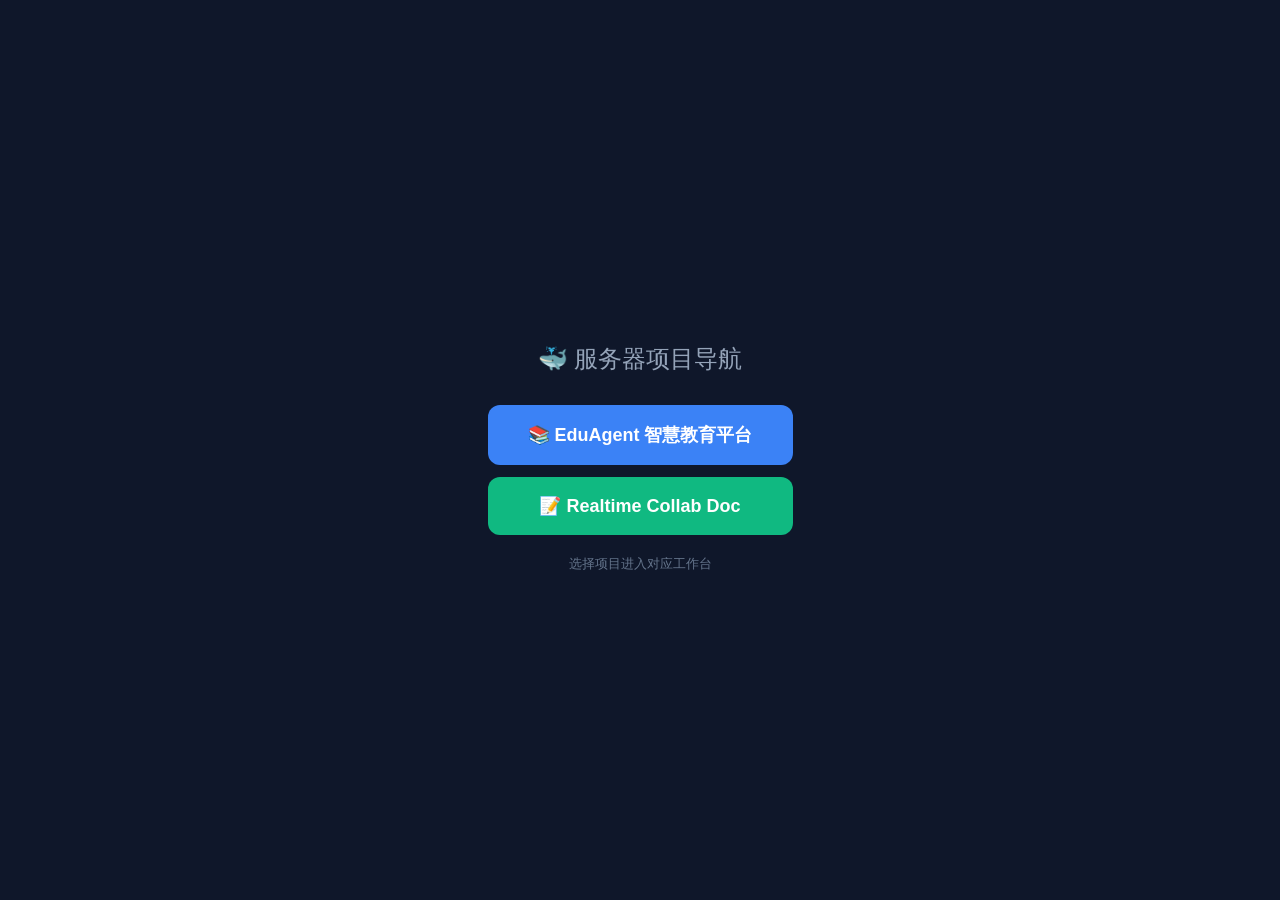
<file: index.html>
<!DOCTYPE html>
<html lang="zh-CN">
<head>
<meta charset="UTF-8">
<meta name="viewport" content="width=device-width, initial-scale=1.0">
<title>47.116.41.98 - 项目导航</title>
<style>
  body { font-family: -apple-system, sans-serif; display: flex; align-items: center; justify-content: center; min-height: 100vh; margin: 0; background: #0f172a; color: #e2e8f0; }
  .box { text-align: center; padding: 40px; }
  h1 { font-size: 24px; margin-bottom: 30px; color: #94a3b8; font-weight: 400; }
  a { display: block; padding: 18px 40px; margin: 12px 0; border-radius: 12px; text-decoration: none; font-size: 18px; font-weight: 600; transition: .2s; }
  a.edu { background: #3b82f6; color: #fff; }
  a.edu:hover { background: #2563eb; }
  a.new { background: #10b981; color: #fff; }
  a.new:hover { background: #059669; }
  .desc { font-size: 13px; color: #64748b; margin-top: 20px; }
</style>
</head>
<body>
<div class="box">
  <h1>🐳 服务器项目导航</h1>
  <a class="edu" href="/edu/">📚 EduAgent 智慧教育平台</a>
  <a class="new" href="/new/">📝 Realtime Collab Doc</a>
  <div class="desc">选择项目进入对应工作台</div>
</div>
</body>
</html>
</file>
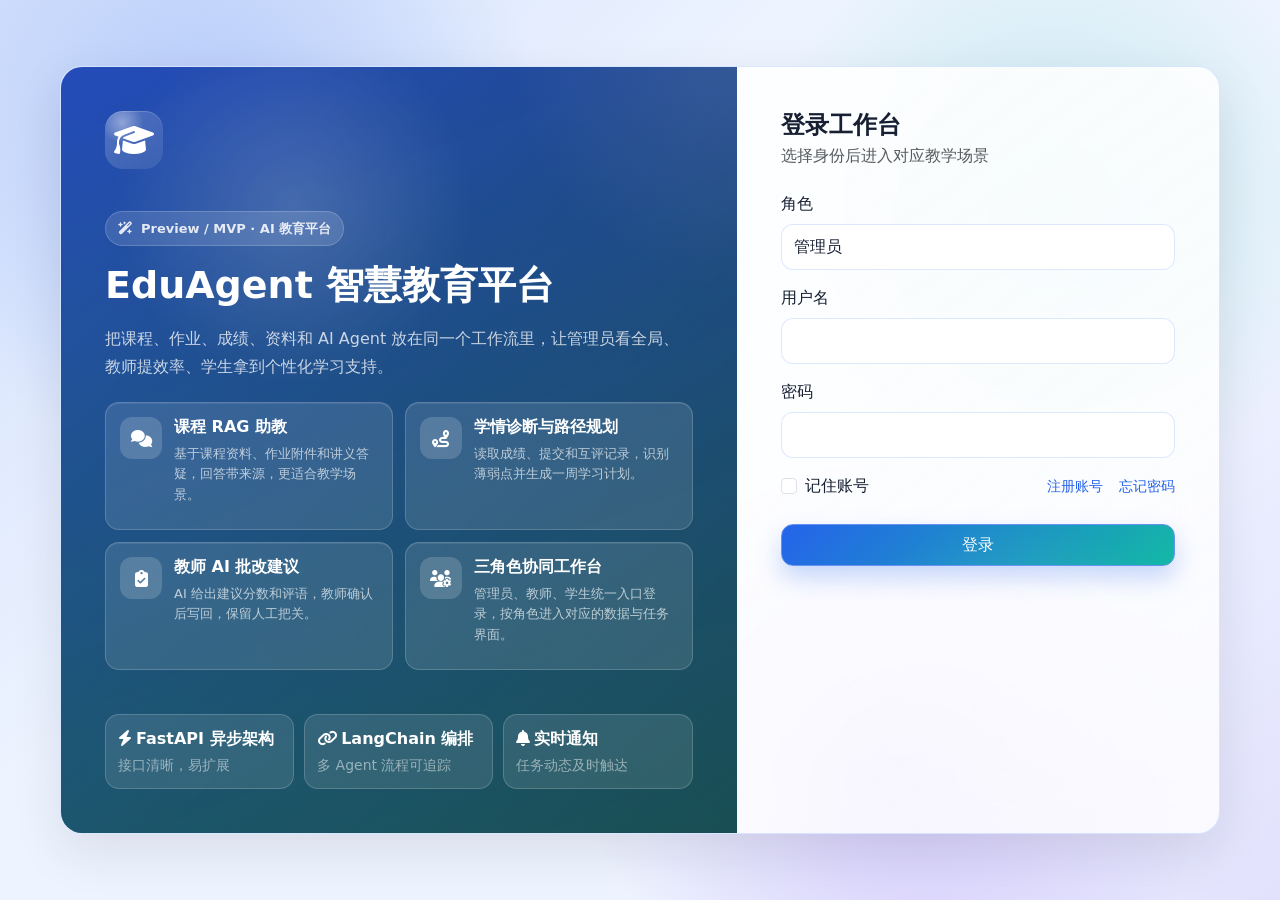
<file: static/login.html>
<!DOCTYPE html>
<html lang="zh-CN">
<head>
  <meta charset="UTF-8">
  <meta name="viewport" content="width=device-width, initial-scale=1.0">
  <title>EduAgent 智慧教育平台 - 登录</title>
  <link href="https://cdn.jsdelivr.net/npm/bootstrap@5.3.3/dist/css/bootstrap.min.css" rel="stylesheet">
  <link href="https://cdn.jsdelivr.net/npm/@fortawesome/fontawesome-free@6.5.2/css/all.min.css" rel="stylesheet">
  <link href="/static/css/app.css?v=20260730" rel="stylesheet">
</head>
<body class="auth-shell">
  <div class="auth-card row g-0">
    <div class="col-lg-7 auth-hero">
      <div class="auth-hero-content">
        <div class="brand-mark mb-4"><i class="fa-solid fa-graduation-cap fs-2"></i></div>
        <div class="auth-eyebrow"><i class="fa-solid fa-wand-magic-sparkles me-2"></i>Preview / MVP · AI 教育平台</div>
        <h1 class="auth-title">EduAgent 智慧教育平台</h1>
        <p class="auth-lead">把课程、作业、成绩、资料和 AI Agent 放在同一个工作流里，让管理员看全局、教师提效率、学生拿到个性化学习支持。</p>

        <div class="advantage-grid">
          <div class="advantage-item">
            <div class="advantage-icon"><i class="fa-solid fa-comments"></i></div>
            <div>
              <div class="advantage-title">课程 RAG 助教</div>
              <div class="advantage-desc">基于课程资料、作业附件和讲义答疑，回答带来源，更适合教学场景。</div>
            </div>
          </div>
          <div class="advantage-item">
            <div class="advantage-icon"><i class="fa-solid fa-route"></i></div>
            <div>
              <div class="advantage-title">学情诊断与路径规划</div>
              <div class="advantage-desc">读取成绩、提交和互评记录，识别薄弱点并生成一周学习计划。</div>
            </div>
          </div>
          <div class="advantage-item">
            <div class="advantage-icon"><i class="fa-solid fa-clipboard-check"></i></div>
            <div>
              <div class="advantage-title">教师 AI 批改建议</div>
              <div class="advantage-desc">AI 给出建议分数和评语，教师确认后写回，保留人工把关。</div>
            </div>
          </div>
          <div class="advantage-item">
            <div class="advantage-icon"><i class="fa-solid fa-users-gear"></i></div>
            <div>
              <div class="advantage-title">三角色协同工作台</div>
              <div class="advantage-desc">管理员、教师、学生统一入口登录，按角色进入对应的数据与任务界面。</div>
            </div>
          </div>
        </div>

        <div class="hero-mini">
          <div class="mini"><div class="fw-semibold"><i class="fa-solid fa-bolt me-1"></i>FastAPI 异步架构</div><div class="small text-white-50 mt-1">接口清晰，易扩展</div></div>
          <div class="mini"><div class="fw-semibold"><i class="fa-solid fa-link me-1"></i>LangChain 编排</div><div class="small text-white-50 mt-1">多 Agent 流程可追踪</div></div>
          <div class="mini"><div class="fw-semibold"><i class="fa-solid fa-bell me-1"></i>实时通知</div><div class="small text-white-50 mt-1">任务动态及时触达</div></div>
        </div>
      </div>
    </div>
    <div class="col-lg-5 auth-body">
      <div class="d-flex justify-content-between align-items-start mb-4">
        <div>
          <h2 class="h4 fw-bold mb-1">登录工作台</h2>
          <div class="text-muted">选择身份后进入对应教学场景</div>
        </div>
      </div>
      <div class="mb-3">
        <label class="form-label">角色</label>
        <select id="role" class="form-select">
          <option value="ADMIN">管理员</option>
          <option value="TEACHER">教师</option>
          <option value="STUDENT">学生</option>
        </select>
      </div>
      <div class="mb-3">
        <label class="form-label">用户名</label>
        <input id="username" class="form-control" autocomplete="username">
      </div>
      <div class="mb-3">
        <label class="form-label">密码</label>
        <input id="password" type="password" class="form-control" autocomplete="current-password">
      </div>
      <div class="d-flex justify-content-between align-items-center mb-4">
        <div class="form-check">
          <input id="remember" class="form-check-input" type="checkbox">
          <label class="form-check-label" for="remember">记住账号</label>
        </div>
        <div class="d-flex gap-3">
          <a class="small text-decoration-none" href="javascript:void(0)" data-bs-toggle="modal" data-bs-target="#registerModal">注册账号</a>
          <a class="small text-decoration-none" href="javascript:void(0)" data-bs-toggle="modal" data-bs-target="#forgotModal">忘记密码</a>
        </div>
      </div>
      <button id="loginBtn" class="btn btn-primary w-100 py-2" onclick="login()">登录</button>
    </div>
  </div>

  <!-- 注册账号 Modal -->
  <div class="modal fade" id="registerModal" tabindex="-1" aria-hidden="true">
    <div class="modal-dialog modal-dialog-centered">
      <div class="modal-content" style="border-radius:18px;background:var(--bg-card);backdrop-filter:blur(18px);">
        <div class="modal-header border-0 pb-0">
          <h5 class="modal-title fw-bold"><i class="fa-solid fa-user-plus me-2"></i>注册账号</h5>
          <button type="button" class="btn-close" data-bs-dismiss="modal"></button>
        </div>
        <div class="modal-body">
          <div class="mb-3">
            <label class="form-label">账号角色</label>
            <select id="regRole" class="form-select">
              <option value="STUDENT">学生</option>
              <option value="TEACHER">教师</option>
            </select>
          </div>
          <div class="mb-3">
            <label class="form-label">用户名</label>
            <input id="regUsername" class="form-control" placeholder="请输入用户名，至少3位">
          </div>
          <div class="mb-3">
            <label class="form-label">姓名</label>
            <input id="regDisplayName" class="form-control" placeholder="请输入姓名或昵称">
          </div>
          <div class="mb-3">
            <label class="form-label">邮箱</label>
            <input id="regEmail" class="form-control" placeholder="example@school.edu">
          </div>
          <div class="mb-3">
            <label class="form-label">密码</label>
            <input id="regPassword" type="password" class="form-control" placeholder="输入密码，至少6位">
          </div>
          <div class="mb-3">
            <label class="form-label">确认密码</label>
            <input id="regConfirm" type="password" class="form-control" placeholder="再次输入密码">
          </div>
        </div>
        <div class="modal-footer border-0 pt-0">
          <button class="btn btn-secondary" data-bs-dismiss="modal">取消</button>
          <button id="regBtn" class="btn btn-primary" onclick="registerAccount()">
            <i class="fa-solid fa-user-plus me-1"></i>注册
          </button>
        </div>
      </div>
    </div>
  </div>

  <!-- 忘记密码 Modal -->
  <div class="modal fade" id="forgotModal" tabindex="-1" aria-hidden="true">
    <div class="modal-dialog modal-dialog-centered">
      <div class="modal-content" style="border-radius:18px;background:var(--bg-card);backdrop-filter:blur(18px);">
        <div class="modal-header border-0 pb-0">
          <h5 class="modal-title fw-bold"><i class="fa-solid fa-key me-2"></i>重置密码</h5>
          <button type="button" class="btn-close" data-bs-dismiss="modal"></button>
        </div>
        <div class="modal-body">
          <div class="mb-3">
            <label class="form-label">用户名</label>
            <input id="fpUsername" class="form-control" placeholder="请输入您的用户名">
          </div>
          <div class="mb-3">
            <label class="form-label">账号角色</label>
            <select id="fpRole" class="form-select">
              <option value="ADMIN">管理员</option>
              <option value="TEACHER">教师</option>
              <option value="STUDENT">学生</option>
            </select>
          </div>
          <div class="mb-3">
            <label class="form-label">注册邮箱 <span class="text-muted small">（选填，验证身份用）</span></label>
            <input id="fpEmail" class="form-control" placeholder="example@school.edu">
          </div>
          <div class="mb-3">
            <label class="form-label">新密码</label>
            <input id="fpPassword" type="password" class="form-control" placeholder="输入新密码">
          </div>
          <div class="mb-3">
            <label class="form-label">确认新密码</label>
            <input id="fpConfirm" type="password" class="form-control" placeholder="再次输入新密码">
          </div>
        </div>
        <div class="modal-footer border-0 pt-0">
          <button class="btn btn-secondary" data-bs-dismiss="modal">取消</button>
          <button id="fpBtn" class="btn btn-primary" onclick="forgotPassword()">
            <i class="fa-solid fa-rotate me-1"></i>重置密码
          </button>
        </div>
      </div>
    </div>
  </div>

  <!-- Toast 提示 -->
  <div class="toast align-items-center text-bg-danger border-0 position-fixed top-0 end-0 m-3" id="toastBox" role="alert">
    <div class="d-flex">
      <div class="toast-body" id="toastText">提示</div>
      <button type="button" class="btn-close btn-close-white me-2 m-auto" data-bs-dismiss="toast"></button>
    </div>
  </div>
  <div class="toast align-items-center text-bg-success border-0 position-fixed top-0 end-0 m-3" id="toastBoxSuccess" role="alert" style="z-index:9999;">
    <div class="d-flex">
      <div class="toast-body" id="toastTextSuccess">成功</div>
      <button type="button" class="btn-close btn-close-white me-2 m-auto" data-bs-dismiss="toast"></button>
    </div>
  </div>

  <script src="https://cdn.jsdelivr.net/npm/bootstrap@5.3.3/dist/js/bootstrap.bundle.min.js"></script>
  <script>
    const rememberKey = "eduagent-remember-login-v2";
    const saved = localStorage.getItem(rememberKey);
    if (saved) {
      const data = JSON.parse(saved);
      username.value = data.username || "";
      role.value = data.role || "ADMIN";
      remember.checked = true;
    }

    function showToast(msg, type) {
      if (type === undefined) type = "danger";
      if (type === "success") {
        document.getElementById("toastTextSuccess").textContent = msg;
        bootstrap.Toast.getOrCreateInstance(document.getElementById("toastBoxSuccess")).show();
      } else {
        document.getElementById("toastText").textContent = msg;
        bootstrap.Toast.getOrCreateInstance(document.getElementById("toastBox")).show();
      }
    }

    async function login() {
      const payload = {
        username: username.value.trim(),
        password: password.value.trim(),
        role: role.value
      };
      if (!payload.username || !payload.password) {
        showToast("请输入用户名和密码");
        return;
      }
      loginBtn.disabled = true;
      loginBtn.textContent = "登录中...";
      try {
        const res = await fetch("/api/auth/login", {
          method: "POST",
          headers: { "Content-Type": "application/json" },
          body: JSON.stringify(payload)
        });
        const data = await res.json();
        if (data.code !== 200) throw new Error(data.message || "登录失败");
        const user = data.data;
        localStorage.setItem("token", user.token);
        localStorage.setItem("role", user.role);
        localStorage.setItem("displayName", user.displayName || user.username);
        localStorage.setItem("username", user.username);
        if (remember.checked) {
          localStorage.setItem(rememberKey, JSON.stringify({ username: payload.username, role: payload.role }));
        } else {
          localStorage.removeItem(rememberKey);
        }
        location.href = user.redirectUrl + "?token=" + encodeURIComponent(user.token);
      } catch (e) {
        showToast(e.message);
      } finally {
        loginBtn.disabled = false;
        loginBtn.textContent = "登录";
      }
    }

    async function registerAccount() {
      const username = regUsername.value.trim();
      const displayName = regDisplayName.value.trim();
      const email = regEmail.value.trim();
      const password = regPassword.value.trim();
      const confirm = regConfirm.value.trim();
      const roleValue = regRole.value;

      if (!username) { showToast("请输入用户名"); return; }
      if (username.length < 3) { showToast("用户名长度至少3位"); return; }
      if (!password) { showToast("请输入密码"); return; }
      if (password.length < 6) { showToast("密码长度至少6位"); return; }
      if (password !== confirm) { showToast("两次密码输入不一致"); return; }

      regBtn.disabled = true;
      regBtn.innerHTML = '<i class="fa-solid fa-spinner fa-spin me-1"></i>注册中...';
      try {
        const res = await fetch("/api/auth/register", {
          method: "POST",
          headers: { "Content-Type": "application/json" },
          body: JSON.stringify({ username, password, display_name: displayName || username, email: email || null, role: roleValue })
        });
        const data = await res.json();
        if (data.code !== 200) throw new Error(data.message || "注册失败");
        showToast("注册成功，请使用新账号登录", "success");
        bootstrap.Modal.getInstance(document.getElementById("registerModal")).hide();
        role.value = roleValue;
        window.username.value = username;
        window.password.value = "";
        regUsername.value = "";
        regDisplayName.value = "";
        regEmail.value = "";
        regPassword.value = "";
        regConfirm.value = "";
      } catch (e) {
        showToast(e.message);
      } finally {
        regBtn.disabled = false;
        regBtn.innerHTML = '<i class="fa-solid fa-user-plus me-1"></i>注册';
      }
    }

    async function forgotPassword() {
      const username = fpUsername.value.trim();
      const role = fpRole.value;
      const email = fpEmail.value.trim();
      const password = fpPassword.value.trim();
      const confirm = fpConfirm.value.trim();

      if (!username) { showToast("请输入用户名"); return; }
      if (!password) { showToast("请输入新密码"); return; }
      if (password.length < 6) { showToast("密码长度至少6位"); return; }
      if (password !== confirm) { showToast("两次密码输入不一致"); return; }

      fpBtn.disabled = true;
      fpBtn.innerHTML = '<i class="fa-solid fa-spinner fa-spin me-1"></i>重置中...';
      try {
        const res = await fetch("/api/auth/forgot-password", {
          method: "POST",
          headers: { "Content-Type": "application/json" },
          body: JSON.stringify({ username, role, email: email || null, new_password: password })
        });
        const data = await res.json();
        if (data.code !== 200) throw new Error(data.message || "重置失败");
        showToast("密码重置成功，请使用新密码登录", "success");
        bootstrap.Modal.getInstance(document.getElementById("forgotModal")).hide();
        fpUsername.value = "";
        fpEmail.value = "";
        fpPassword.value = "";
        fpConfirm.value = "";
      } catch (e) {
        showToast(e.message);
      } finally {
        fpBtn.disabled = false;
        fpBtn.innerHTML = '<i class="fa-solid fa-rotate me-1"></i>重置密码';
      }
    }

    document.getElementById("registerModal").addEventListener("show.bs.modal", function() {
      regRole.value = role.value === "ADMIN" ? "STUDENT" : role.value;
    });

    document.addEventListener("keydown", function(e) {
      if (e.key === "Enter") {
        var register = document.getElementById("registerModal");
        var forgot = document.getElementById("forgotModal");
        if (register && register.classList.contains("show")) {
          registerAccount();
        } else if (forgot && forgot.classList.contains("show")) {
          forgotPassword();
        } else {
          login();
        }
      }
    });
  </script>
</body>
</html>
</file>
<file: static/css/app.css>
:root {
  --bg: #eef4ff;
  --bg-card: rgba(255, 255, 255, 0.88);
  --bg-panel: rgba(255, 255, 255, 0.96);
  --bg-soft: rgba(241, 245, 249, 0.9);
  --text: #172033;
  --text-main: var(--text);
  --muted: #64748b;
  --border: rgba(59, 130, 246, 0.18);
  --shadow: 0 18px 50px rgba(15, 23, 42, .10);
  --accent: #2563eb;
  --accent-2: #14b8a6;
  --accent-3: #7c3aed;
  --accent-4: #f97316;
  --focus-ring: rgba(37, 99, 235, 0.18);
  --card-grad-from: rgba(255, 255, 255, 0.94);
  --card-grad-to: rgba(255, 255, 255, 0.78);
  --card-tint: rgba(37, 99, 235, 0.08);
  --hover-tint: rgba(37, 99, 235, 0.07);
  --hero-from: rgba(29, 78, 216, 0.95);
  --hero-to: rgba(15, 118, 110, 0.92);
  --sidebar-from: rgba(15, 23, 42, 0.98);
  --sidebar-to: rgba(30, 41, 59, 0.94);
  --spot-1: rgba(37, 99, 235, 0.13);
  --spot-2: rgba(20, 184, 166, 0.12);
  --spot-3: rgba(124, 58, 237, 0.10);
  --grid-line: rgba(255, 255, 255, 0.18);
  --hero-badge-bg: rgba(37, 99, 235, 0.08);
  --hero-badge-text: var(--accent);
  --nav-active-bg: rgba(255, 255, 255, 0.16);
  --nav-hover-bg: rgba(255, 255, 255, 0.10);
  --nav-active-shadow: 0 12px 26px rgba(15, 23, 42, 0.18);
  --button-shadow: 0 12px 24px rgba(37, 99, 235, 0.25);
}

[data-theme="dark"] {
  --bg: #0b1220;
  --bg-card: rgba(15, 23, 42, 0.88);
  --bg-panel: rgba(15, 23, 42, 0.97);
  --bg-soft: rgba(20, 31, 52, 0.92);
  --text: #e5eefc;
  --text-main: var(--text);
  --muted: #93a4bd;
  --border: rgba(148, 163, 184, 0.18);
  --shadow: 0 18px 50px rgba(0, 0, 0, .34);
  --focus-ring: rgba(96, 165, 250, 0.24);
  --card-grad-from: rgba(15, 23, 42, 0.92);
  --card-grad-to: rgba(15, 23, 42, 0.76);
  --card-tint: rgba(148, 163, 184, 0.08);
  --hover-tint: rgba(148, 163, 184, 0.10);
  --grid-line: rgba(148, 163, 184, 0.12);
  --hero-badge-bg: rgba(255, 255, 255, 0.08);
  --nav-active-bg: rgba(255, 255, 255, 0.14);
  --nav-hover-bg: rgba(255, 255, 255, 0.08);
  --nav-active-shadow: 0 16px 36px rgba(0, 0, 0, 0.28);
  --button-shadow: 0 18px 32px rgba(0, 0, 0, 0.28);
}

body[data-role="admin"] {
  --accent: #3b82f6;
  --accent-2: #22d3ee;
  --accent-3: #6366f1;
  --accent-4: #8b5cf6;
  --border: rgba(96, 165, 250, 0.24);
  --focus-ring: rgba(59, 130, 246, 0.22);
  --card-tint: rgba(59, 130, 246, 0.10);
  --hover-tint: rgba(34, 211, 238, 0.10);
  --hero-from: rgba(15, 23, 42, 0.96);
  --hero-to: rgba(29, 78, 216, 0.92);
  --sidebar-from: rgba(2, 6, 23, 0.98);
  --sidebar-to: rgba(15, 23, 42, 0.95);
  --spot-1: rgba(59, 130, 246, 0.17);
  --spot-2: rgba(34, 211, 238, 0.14);
  --spot-3: rgba(99, 102, 241, 0.12);
  --hero-badge-bg: rgba(59, 130, 246, 0.14);
  --hero-badge-text: #dbeafe;
  --button-shadow: 0 14px 28px rgba(37, 99, 235, 0.30);
}

body[data-role="teacher"] {
  --accent: #ea580c;
  --accent-2: #f59e0b;
  --accent-3: #fb923c;
  --accent-4: #b45309;
  --border: rgba(249, 115, 22, 0.22);
  --focus-ring: rgba(249, 115, 22, 0.22);
  --card-tint: rgba(251, 146, 60, 0.10);
  --hover-tint: rgba(249, 115, 22, 0.08);
  --hero-from: rgba(154, 52, 18, 0.96);
  --hero-to: rgba(249, 115, 22, 0.90);
  --sidebar-from: rgba(124, 45, 18, 0.98);
  --sidebar-to: rgba(154, 52, 18, 0.94);
  --spot-1: rgba(251, 146, 60, 0.16);
  --spot-2: rgba(245, 158, 11, 0.13);
  --spot-3: rgba(234, 88, 12, 0.10);
  --hero-badge-bg: rgba(255, 237, 213, 0.16);
  --hero-badge-text: #fff7ed;
  --button-shadow: 0 14px 28px rgba(194, 65, 12, 0.24);
}

body[data-role="student"] {
  --accent: #16a34a;
  --accent-2: #10b981;
  --accent-3: #84cc16;
  --accent-4: #0f766e;
  --border: rgba(34, 197, 94, 0.22);
  --focus-ring: rgba(34, 197, 94, 0.20);
  --card-tint: rgba(52, 211, 153, 0.10);
  --hover-tint: rgba(34, 197, 94, 0.08);
  --hero-from: rgba(5, 150, 105, 0.94);
  --hero-to: rgba(22, 163, 74, 0.88);
  --sidebar-from: rgba(6, 95, 70, 0.98);
  --sidebar-to: rgba(21, 128, 61, 0.94);
  --spot-1: rgba(34, 197, 94, 0.15);
  --spot-2: rgba(16, 185, 129, 0.13);
  --spot-3: rgba(132, 204, 22, 0.12);
  --hero-badge-bg: rgba(220, 252, 231, 0.22);
  --hero-badge-text: #ecfdf5;
  --button-shadow: 0 14px 28px rgba(22, 163, 74, 0.22);
}

[data-theme="dark"] body[data-role="admin"] {
  --border: rgba(96, 165, 250, 0.28);
  --bg-soft: rgba(10, 20, 44, 0.92);
  --card-grad-from: rgba(9, 18, 38, 0.94);
  --card-grad-to: rgba(12, 25, 52, 0.78);
  --hover-tint: rgba(34, 211, 238, 0.12);
}

[data-theme="dark"] body[data-role="teacher"] {
  --border: rgba(251, 146, 60, 0.28);
  --bg-soft: rgba(54, 25, 12, 0.88);
  --card-grad-from: rgba(52, 26, 14, 0.92);
  --card-grad-to: rgba(79, 36, 12, 0.78);
  --hover-tint: rgba(249, 115, 22, 0.12);
}

[data-theme="dark"] body[data-role="student"] {
  --border: rgba(52, 211, 153, 0.26);
  --bg-soft: rgba(9, 42, 31, 0.90);
  --card-grad-from: rgba(8, 34, 28, 0.92);
  --card-grad-to: rgba(13, 56, 43, 0.78);
  --hover-tint: rgba(34, 197, 94, 0.12);
}

* { box-sizing: border-box; }

body {
  background:
    radial-gradient(circle at 10% 10%, var(--spot-1), transparent 28%),
    radial-gradient(circle at 90% 18%, var(--spot-2), transparent 22%),
    radial-gradient(circle at 80% 88%, var(--spot-3), transparent 22%),
    var(--bg);
  color: var(--text);
}

body::before {
  content: "";
  position: fixed;
  inset: 0;
  pointer-events: none;
  background-image:
    linear-gradient(var(--grid-line) 1px, transparent 1px),
    linear-gradient(90deg, var(--grid-line) 1px, transparent 1px);
  background-size: 56px 56px;
  mask-image: linear-gradient(to bottom right, rgba(0,0,0,.35), transparent 70%);
  opacity: .25;
}

a { color: var(--accent); }

.page-shell {
  min-height: 100vh;
  position: relative;
  isolation: isolate;
  background:
    radial-gradient(circle at top left, color-mix(in srgb, var(--accent) 18%, transparent), transparent 26%),
    radial-gradient(circle at 90% 0%, color-mix(in srgb, var(--accent-2) 16%, transparent), transparent 22%),
    radial-gradient(circle at 74% 92%, color-mix(in srgb, var(--accent-3) 12%, transparent), transparent 26%),
    var(--bg);
}

.page-shell::after {
  content: "";
  position: fixed;
  inset: 0;
  z-index: -1;
  pointer-events: none;
  background:
    linear-gradient(120deg, transparent 0 42%, color-mix(in srgb, var(--accent) 5%, transparent) 42% 43%, transparent 43% 100%),
    radial-gradient(circle at 26px 26px, color-mix(in srgb, var(--accent-2) 18%, transparent) 2px, transparent 3px);
  background-size: 100% 100%, 42px 42px;
  opacity: .7;
}

.auth-shell {
  min-height: 100vh;
  display: grid;
  place-items: center;
  padding: 28px;
  position: relative;
  overflow: hidden;
  background:
    radial-gradient(circle at 18% 18%, color-mix(in srgb, var(--accent) 24%, transparent), transparent 25%),
    radial-gradient(circle at 82% 22%, color-mix(in srgb, var(--accent-2) 18%, transparent), transparent 24%),
    radial-gradient(circle at 70% 86%, color-mix(in srgb, var(--accent-3) 18%, transparent), transparent 26%),
    linear-gradient(135deg, color-mix(in srgb, var(--accent) 14%, transparent), transparent 38%),
    linear-gradient(315deg, color-mix(in srgb, var(--accent-3) 10%, transparent), transparent 30%),
    var(--bg);
}

.auth-shell::before {
  content: "";
  position: fixed;
  inset: 0;
  pointer-events: none;
  background:
    linear-gradient(90deg, color-mix(in srgb, var(--grid-line) 70%, transparent) 1px, transparent 1px),
    linear-gradient(color-mix(in srgb, var(--grid-line) 70%, transparent) 1px, transparent 1px),
    radial-gradient(circle at 50% 50%, color-mix(in srgb, var(--grid-line) 90%, transparent) 0 2px, transparent 3px);
  background-size: 68px 68px, 68px 68px, 34px 34px;
  mask-image: radial-gradient(circle at 50% 50%, #000, transparent 72%);
  opacity: .42;
}

.auth-card, .panel, .card-dash, .card-s, .card-t, .table-wrap, .section-card, .kpi, .monitor-card {
  background: linear-gradient(145deg, var(--card-grad-from), var(--card-grad-to));
  border: 1px solid var(--border);
  box-shadow: var(--shadow);
  backdrop-filter: blur(18px);
  border-radius: 16px;
}

[data-theme="dark"] .auth-card,
[data-theme="dark"] .panel,
[data-theme="dark"] .card-dash,
[data-theme="dark"] .card-s,
[data-theme="dark"] .card-t,
[data-theme="dark"] .table-wrap,
[data-theme="dark"] .section-card,
[data-theme="dark"] .kpi,
[data-theme="dark"] .monitor-card {
  background: linear-gradient(145deg, var(--card-grad-from), var(--card-grad-to));
}

.auth-card {
  width: min(1160px, 100%);
  overflow: hidden;
  border-radius: 22px;
  position: relative;
}

.auth-card::after {
  content: "";
  position: absolute;
  inset: 0;
  background:
    radial-gradient(circle at 20% 18%, rgba(255,255,255,.16), transparent 16%),
    radial-gradient(circle at 82% 82%, rgba(255,255,255,.12), transparent 16%);
  pointer-events: none;
}

.auth-hero {
  position: relative;
  background:
    linear-gradient(160deg, var(--hero-from), var(--hero-to)),
    url('https://images.unsplash.com/photo-1516321318423-f06f85e504b3?auto=format&fit=crop&w=1200&q=80') center/cover;
  color: #fff;
  padding: 44px;
  min-height: 100%;
  display: flex;
  flex-direction: column;
  justify-content: space-between;
  gap: 24px;
}

.auth-hero::before {
  content: "";
  position: absolute;
  inset: 0;
  background:
    linear-gradient(135deg, rgba(15,23,42,.18), rgba(15,23,42,.48)),
    radial-gradient(circle at top right, rgba(255,255,255,.14), transparent 22%);
}

.auth-hero > * { position: relative; z-index: 1; }
.auth-body { padding: 44px; position: relative; }

.auth-hero-content {
  display: grid;
  gap: 18px;
}

.auth-eyebrow {
  display: inline-flex;
  align-items: center;
  width: fit-content;
  padding: 7px 12px;
  border-radius: 999px;
  background: rgba(255,255,255,.13);
  border: 1px solid rgba(255,255,255,.18);
  color: rgba(255,255,255,.86);
  font-size: 13px;
  font-weight: 700;
}

.auth-title {
  max-width: 560px;
  margin: 0;
  font-size: 38px;
  line-height: 1.12;
  font-weight: 800;
  letter-spacing: 0;
}

.auth-lead {
  max-width: 620px;
  margin: 0;
  color: rgba(255,255,255,.76);
  line-height: 1.72;
}

.advantage-grid {
  display: grid;
  grid-template-columns: repeat(2, minmax(0, 1fr));
  gap: 12px;
  margin-top: 4px;
}

.advantage-item {
  display: grid;
  grid-template-columns: 42px 1fr;
  gap: 12px;
  padding: 14px;
  min-height: 128px;
  border-radius: 14px;
  background: rgba(255,255,255,.11);
  border: 1px solid rgba(255,255,255,.18);
  box-shadow: inset 0 1px 0 rgba(255,255,255,.08);
}

.advantage-icon {
  width: 42px;
  height: 42px;
  display: grid;
  place-items: center;
  border-radius: 12px;
  background: rgba(255,255,255,.16);
  color: #fff;
  font-size: 17px;
}

.advantage-title {
  font-weight: 800;
  line-height: 1.3;
  color: #fff;
}

.advantage-desc {
  margin-top: 6px;
  color: rgba(255,255,255,.68);
  font-size: 13px;
  line-height: 1.58;
}

.brand-mark {
  width: 58px;
  height: 58px;
  border-radius: 18px;
  background: linear-gradient(135deg, rgba(255,255,255,.20), rgba(255,255,255,.08));
  display: grid;
  place-items: center;
  box-shadow: inset 0 1px 0 rgba(255,255,255,.18);
}

.hero-mini {
  display: grid;
  gap: 10px;
  grid-template-columns: repeat(3, minmax(0, 1fr));
  margin-top: 26px;
}

.hero-mini .mini {
  padding: 12px;
  border-radius: 14px;
  background: rgba(255,255,255,.10);
  border: 1px solid rgba(255,255,255,.18);
}

.form-control, .form-select {
  border-radius: 12px;
  border-color: var(--border);
  background: var(--bg-panel);
  color: var(--text);
  min-height: 46px;
}

.form-control:focus, .form-select:focus {
  box-shadow: 0 0 0 .22rem var(--focus-ring);
  border-color: var(--accent);
}

.btn {
  border-radius: 12px;
}

.btn-primary {
  background: linear-gradient(135deg, var(--accent), var(--accent-2));
  border: 1px solid color-mix(in srgb, var(--accent) 70%, #ffffff 30%);
  box-shadow: var(--button-shadow);
}

.btn-primary:hover { filter: brightness(1.04); }
.btn-outline-light, .btn-outline-secondary, .btn-outline-primary, .btn-outline-success { border-radius: 12px; }

.btn-outline-primary {
  color: var(--accent);
  border-color: color-mix(in srgb, var(--accent) 48%, transparent);
  background: color-mix(in srgb, var(--card-tint) 65%, transparent);
}

.btn-outline-primary:hover,
.btn-outline-primary:focus,
.btn-outline-primary:active {
  color: #fff;
  background: linear-gradient(135deg, var(--accent), var(--accent-2));
  border-color: transparent;
}

.text-primary {
  color: var(--accent) !important;
}

.text-bg-primary,
.bg-primary {
  background: linear-gradient(135deg, var(--accent), var(--accent-2)) !important;
  color: #fff !important;
  border-color: transparent !important;
}

.border-primary {
  border-color: color-mix(in srgb, var(--accent) 55%, transparent) !important;
}

.bg-primary.bg-opacity-10,
.badge-soft.bg-primary.bg-opacity-10 {
  background: color-mix(in srgb, var(--accent) 14%, transparent) !important;
  color: var(--accent) !important;
}

.dashboard-shell {
  display: grid;
  grid-template-columns: 272px 1fr;
  min-height: 100vh;
}

.sidebar {
  position: relative;
  background:
    linear-gradient(180deg, var(--sidebar-from), var(--sidebar-to)),
    radial-gradient(circle at 0 0, color-mix(in srgb, var(--accent) 45%, transparent), transparent 32%),
    radial-gradient(circle at 100% 100%, color-mix(in srgb, var(--accent-2) 35%, transparent), transparent 35%);
  color: #fff;
  padding: 20px 16px;
  overflow: hidden;
}

.sidebar::before {
  content: "";
  position: absolute;
  inset: auto -30px -40px auto;
  width: 180px;
  height: 180px;
  border-radius: 50%;
  background: radial-gradient(circle, color-mix(in srgb, var(--accent-2) 26%, transparent), transparent 68%);
  pointer-events: none;
}

.sidebar .nav-item {
  display: flex;
  align-items: center;
  gap: 12px;
  padding: 13px 14px;
  border-radius: 14px;
  color: rgba(255,255,255,.80);
  cursor: pointer;
  transition: transform .18s ease, background .18s ease, color .18s ease, box-shadow .18s ease;
}

.sidebar .nav-item:hover,
.sidebar .nav-item.active {
  background: linear-gradient(135deg, var(--nav-active-bg), var(--nav-hover-bg));
  color: #fff;
  transform: translateX(2px);
  box-shadow: var(--nav-active-shadow);
}

.sidebar .nav-item i { width: 18px; text-align: center; }

.main-area {
  padding: 20px;
  position: relative;
}

.topbar {
  display: flex;
  align-items: center;
  justify-content: space-between;
  gap: 16px;
  padding: 16px 18px;
  border-radius: 18px;
  background: var(--bg-card);
  border: 1px solid var(--border);
  box-shadow: var(--shadow);
}

.topbar-role-slot {
  flex: 1 1 auto;
  display: flex;
  justify-content: center;
  min-width: 0;
}

.role-identity-marker {
  position: relative;
  display: inline-flex;
  align-items: center;
  gap: 14px;
  min-width: min(320px, 100%);
  max-width: 360px;
  padding: 10px 16px;
  border-radius: 16px;
  border: 1px solid color-mix(in srgb, var(--accent) 26%, var(--border));
  background:
    linear-gradient(135deg, color-mix(in srgb, var(--accent) 10%, transparent), color-mix(in srgb, var(--accent-2) 8%, transparent)),
    color-mix(in srgb, var(--bg-card) 92%, transparent);
  box-shadow: 0 12px 28px color-mix(in srgb, var(--accent) 12%, transparent);
  overflow: hidden;
  transition: transform .18s ease, box-shadow .18s ease, border-color .18s ease, background .18s ease;
}

.role-identity-marker::after {
  content: "";
  position: absolute;
  inset: 0;
  pointer-events: none;
  background:
    radial-gradient(circle at 18% 24%, color-mix(in srgb, var(--accent-2) 18%, transparent), transparent 20%),
    linear-gradient(120deg, transparent 0 64%, color-mix(in srgb, var(--accent) 12%, transparent) 64% 65%, transparent 65% 100%);
  opacity: .9;
}

.role-identity-marker:hover,
.role-identity-marker:focus-visible {
  transform: translateY(-1px);
  border-color: color-mix(in srgb, var(--accent) 48%, transparent);
  box-shadow: 0 18px 34px color-mix(in srgb, var(--accent) 18%, transparent);
  outline: none;
}

.role-identity-icon,
.role-identity-copy {
  position: relative;
  z-index: 1;
}

.role-identity-icon {
  width: 46px;
  height: 46px;
  flex: 0 0 46px;
  display: grid;
  place-items: center;
  border-radius: 14px;
  background: color-mix(in srgb, var(--bg-panel) 84%, transparent);
  border: 1px solid color-mix(in srgb, var(--accent) 24%, transparent);
  color: var(--accent);
  box-shadow: inset 0 1px 0 rgba(255,255,255,.18);
}

.role-identity-icon > i:first-child {
  font-size: 20px;
}

.role-identity-accent {
  position: absolute;
  right: -5px;
  bottom: -4px;
  width: 22px;
  height: 22px;
  display: grid;
  place-items: center;
  border-radius: 999px;
  background: linear-gradient(135deg, var(--accent), var(--accent-2));
  color: #fff;
  font-size: 10px;
  box-shadow: 0 6px 14px color-mix(in srgb, var(--accent) 28%, transparent);
}

.role-identity-copy {
  min-width: 0;
  display: grid;
  gap: 3px;
}

.role-identity-badge {
  font-size: 11px;
  line-height: 1.2;
  font-weight: 700;
  letter-spacing: 0;
  color: var(--accent);
}

.role-identity-label {
  font-size: 14px;
  line-height: 1.25;
  font-weight: 700;
  color: var(--text);
  white-space: nowrap;
}

#quickCommentBox .btn {
  min-width: 180px;
  max-width: 100%;
  white-space: normal;
}

#quickCommentBox .btn .small {
  opacity: .85;
}

body[data-role="admin"] .role-identity-marker {
  background:
    linear-gradient(135deg, color-mix(in srgb, var(--accent) 12%, transparent), color-mix(in srgb, var(--accent-2) 10%, transparent)),
    color-mix(in srgb, var(--bg-card) 90%, transparent);
}

body[data-role="teacher"] .role-identity-marker {
  background:
    linear-gradient(135deg, color-mix(in srgb, var(--accent) 12%, transparent), color-mix(in srgb, var(--accent-2) 9%, transparent)),
    color-mix(in srgb, var(--bg-card) 90%, transparent);
}

body[data-role="student"] .role-identity-marker {
  background:
    linear-gradient(135deg, color-mix(in srgb, var(--accent) 11%, transparent), color-mix(in srgb, var(--accent-2) 9%, transparent)),
    color-mix(in srgb, var(--bg-card) 90%, transparent);
}

.kpi-grid {
  display: grid;
  gap: 16px;
  grid-template-columns: repeat(auto-fill, minmax(200px, 1fr));
}

.kpi {
  padding: 18px;
  position: relative;
  overflow: hidden;
}

.kpi::before {
  content: "";
  position: absolute;
  inset: auto -14px -18px auto;
  width: 110px;
  height: 110px;
  border-radius: 50%;
  background: radial-gradient(circle, color-mix(in srgb, var(--accent) 18%, transparent), transparent 68%);
  pointer-events: none;
}

.kpi:nth-child(2n)::before { background: radial-gradient(circle, color-mix(in srgb, var(--accent-2) 18%, transparent), transparent 68%); }
.kpi:nth-child(3n)::before { background: radial-gradient(circle, color-mix(in srgb, var(--accent-3) 18%, transparent), transparent 68%); }

.kpi .value {
  font-size: 30px;
  font-weight: 800;
  line-height: 1.1;
}

.kpi .label {
  color: var(--muted);
  font-size: 13px;
  margin-top: 4px;
}

.section-card {
  padding: 18px;
  position: relative;
  overflow: hidden;
  height: 100%;
}

.section-card::before,
.table-wrap::before,
.kpi::after {
  content: "";
  position: absolute;
  inset: 0;
  pointer-events: none;
  background:
    radial-gradient(circle at 12% 0%, color-mix(in srgb, var(--accent) 10%, transparent), transparent 22%),
    linear-gradient(135deg, color-mix(in srgb, var(--accent-2) 5%, transparent), transparent 36%);
  opacity: .85;
}

.section-head {
  display:flex;
  justify-content:space-between;
  align-items:center;
  gap: 12px;
  margin-bottom: 14px;
}

.empty-panel {
  min-height: 220px;
  display: flex;
  align-items: center;
  justify-content: center;
  text-align: center;
  padding: 24px;
}

.empty-panel.compact {
  min-height: 160px;
}

.empty-panel-copy {
  max-width: 420px;
}

.empty-panel-title {
  font-size: 16px;
  font-weight: 700;
  margin-bottom: 6px;
  color: var(--text);
}

.empty-panel-desc {
  color: var(--muted);
  font-size: 13px;
  line-height: 1.6;
}

.empty-panel-actions {
  display: flex;
  justify-content: center;
  flex-wrap: wrap;
  gap: 10px;
  margin-top: 14px;
}

.dashboard-card-fill {
  min-height: 320px;
  display: flex;
  flex-direction: column;
}

.dashboard-card-fill > .section-head {
  flex: 0 0 auto;
}

.dashboard-card-fill > .card-body-fill {
  flex: 1 1 auto;
  display: flex;
  flex-direction: column;
}

.workflow-guide {
  padding: 18px;
  border: 1px solid var(--border);
  border-radius: 16px;
  background:
    linear-gradient(135deg, color-mix(in srgb, var(--accent) 9%, transparent), transparent 44%),
    linear-gradient(145deg, var(--card-grad-from), var(--card-grad-to));
  box-shadow: var(--shadow);
  backdrop-filter: blur(18px);
}

.workflow-guide-head {
  display: flex;
  align-items: flex-start;
  justify-content: space-between;
  gap: 14px;
  margin-bottom: 14px;
}

.workflow-guide-kicker {
  color: var(--accent);
  font-size: 12px;
  font-weight: 800;
  margin-bottom: 4px;
}

.workflow-guide-title {
  color: var(--text);
  font-weight: 800;
  line-height: 1.45;
}

.workflow-guide-badge {
  display: inline-flex;
  align-items: center;
  justify-content: center;
  flex: 0 0 auto;
  border-radius: 999px;
  padding: 6px 10px;
  color: var(--accent);
  background: color-mix(in srgb, var(--accent) 12%, transparent);
  border: 1px solid color-mix(in srgb, var(--accent) 22%, transparent);
  font-size: 12px;
  font-weight: 800;
}

.workflow-steps {
  display: grid;
  grid-template-columns: repeat(auto-fit, minmax(220px, 1fr));
  gap: 12px;
}

.workflow-step {
  display: grid;
  grid-template-columns: 34px minmax(0, 1fr);
  gap: 10px;
  align-items: start;
  min-height: 104px;
  padding: 14px;
  border-radius: 14px;
  border: 1px solid var(--border);
  background: color-mix(in srgb, var(--bg-panel) 82%, transparent);
}

.workflow-step span {
  width: 34px;
  height: 34px;
  display: inline-flex;
  align-items: center;
  justify-content: center;
  border-radius: 10px;
  background: var(--accent);
  color: #fff;
  font-weight: 800;
}

.workflow-step strong {
  display: block;
  min-width: 0;
  color: var(--text);
  line-height: 1.35;
}

.workflow-step small {
  display: block;
  grid-column: 2;
  min-width: 0;
  color: var(--muted);
  line-height: 1.55;
  margin-top: 4px;
  word-break: normal;
  overflow-wrap: anywhere;
}

.ai-readiness {
  margin-top: 14px;
  padding-top: 14px;
  border-top: 1px solid var(--border);
}

.ai-readiness-list {
  display: grid;
  gap: 9px;
  margin: 0;
  padding: 0;
  list-style: none;
}

.ai-readiness-list li {
  display: flex;
  gap: 9px;
  align-items: flex-start;
  color: var(--muted);
  font-size: 13px;
  line-height: 1.55;
}

.ai-readiness-list i {
  color: var(--accent);
  margin-top: 3px;
}

.metric-muted {
  color: var(--muted);
  font-size: 13px;
}

.activity-page-list {
  display: flex;
  flex-direction: column;
  gap: 10px;
  flex: 1 1 auto;
}

.activity-item {
  padding: 12px 14px;
  border-radius: 14px;
  background: color-mix(in srgb, var(--bg-panel) 82%, transparent);
  border: 1px solid var(--border);
}

.activity-title {
  font-weight: 700;
  color: var(--text);
}

.activity-content {
  color: var(--muted);
  font-size: 13px;
  line-height: 1.55;
  margin-top: 6px;
}

.activity-meta {
  color: var(--muted);
  font-size: 12px;
  margin-top: 8px;
}

.activity-pager {
  display: flex;
  justify-content: flex-end;
  align-items: center;
  gap: 8px;
  margin-top: 12px;
}

.activity-pager .btn {
  min-width: 36px;
}

.chart-surface {
  min-height: 320px;
  display: flex;
  align-items: stretch;
}

.toolbar {
  display:flex;
  gap:10px;
  flex-wrap:wrap;
}

.toolbar .form-control, .toolbar .form-select {
  min-width: 160px;
  max-width: 240px;
}

.table-wrap {
  padding: 14px;
  overflow: auto;
  position: relative;
}

.table-wrap > *, .section-card > *, .kpi > * { position: relative; z-index: 1; }

.table {
  color: inherit;
  margin-bottom: 0;
}

.table thead th {
  border-color: var(--border);
  color: var(--muted);
  font-weight: 600;
  white-space: nowrap;
}

.table tbody td { border-color: var(--border); }

.dashboard-chart-grid {
  display: grid;
  gap: 16px;
  grid-template-columns: 2fr 1fr 1fr;
  align-items: stretch;
}

.dashboard-chart-grid .section-card {
  margin-bottom: 0;
  height: 100%;
}

.dashboard-card-main {
  grid-column: span 2;
}

.dashboard-card-side {
  grid-column: span 1;
}

.teacher-course-table,
.teacher-student-table,
.teacher-assignment-table,
.teacher-peer-table,
.teacher-grading-table,
.student-course-table,
.student-assignment-table,
.student-peer-table,
.student-grade-table,
.student-plan-table {
  table-layout: fixed;
  width: 100%;
}

.teacher-course-table {
  min-width: 1120px;
}

.teacher-student-table {
  min-width: 920px;
}

.teacher-course-table th,
.teacher-course-table td,
.teacher-student-table th,
.teacher-student-table td,
.teacher-assignment-table th,
.teacher-assignment-table td,
.teacher-peer-table th,
.teacher-peer-table td,
.teacher-grading-table th,
.teacher-grading-table td,
.student-course-table th,
.student-course-table td,
.student-assignment-table th,
.student-assignment-table td,
.student-peer-table th,
.student-peer-table td,
.student-grade-table th,
.student-grade-table td,
.student-plan-table th,
.student-plan-table td {
  vertical-align: middle;
  overflow-wrap: anywhere;
}

.teacher-course-table th:nth-child(1),
.teacher-course-table td:nth-child(1) { width: 220px; }
.teacher-course-table th:nth-child(2),
.teacher-course-table td:nth-child(2) { width: auto; }
.teacher-course-table th:nth-child(3),
.teacher-course-table td:nth-child(3) { width: 180px; }
.teacher-course-table th:nth-child(4),
.teacher-course-table td:nth-child(4),
.teacher-course-table th:nth-child(5),
.teacher-course-table td:nth-child(5) { width: 100px; text-align: center; }
.teacher-course-table th:nth-child(6),
.teacher-course-table td:nth-child(6) { width: 170px; text-align: center; }

.teacher-student-table th:nth-child(1),
.teacher-student-table td:nth-child(1) { width: 280px; }
.teacher-student-table th:nth-child(2),
.teacher-student-table td:nth-child(2) { width: 220px; }
.teacher-student-table th:nth-child(3),
.teacher-student-table td:nth-child(3) { width: auto; }

.teacher-assignment-table {
  min-width: 1180px;
}

.teacher-assignment-table th:nth-child(1),
.teacher-assignment-table td:nth-child(1) { width: 300px; }
.teacher-assignment-table th:nth-child(2),
.teacher-assignment-table td:nth-child(2) { width: 230px; }
.teacher-assignment-table th:nth-child(3),
.teacher-assignment-table td:nth-child(3) { width: 90px; text-align: center; }
.teacher-assignment-table th:nth-child(4),
.teacher-assignment-table td:nth-child(4),
.teacher-assignment-table th:nth-child(5),
.teacher-assignment-table td:nth-child(5) { width: 120px; text-align: center; }
.teacher-assignment-table th:nth-child(6),
.teacher-assignment-table td:nth-child(6) { width: 110px; text-align: center; }
.teacher-assignment-table th:nth-child(7),
.teacher-assignment-table td:nth-child(7) { width: 150px; text-align: center; }

.teacher-peer-table {
  min-width: 1180px;
}

.teacher-peer-table th:nth-child(1),
.teacher-peer-table td:nth-child(1) { width: 240px; }
.teacher-peer-table th:nth-child(2),
.teacher-peer-table td:nth-child(2) { width: 110px; text-align: center; }
.teacher-peer-table th:nth-child(3),
.teacher-peer-table td:nth-child(3) { width: 260px; }
.teacher-peer-table th:nth-child(4),
.teacher-peer-table td:nth-child(4) { width: 260px; }
.teacher-peer-table th:nth-child(5),
.teacher-peer-table td:nth-child(5) { width: auto; }
.teacher-peer-table th:nth-child(6),
.teacher-peer-table td:nth-child(6) { width: 120px; text-align: center; }

.teacher-grading-table {
  min-width: 1040px;
}

.teacher-grading-table th:nth-child(1),
.teacher-grading-table td:nth-child(1) { width: 150px; }
.teacher-grading-table th:nth-child(2),
.teacher-grading-table td:nth-child(2) { width: auto; }
.teacher-grading-table th:nth-child(3),
.teacher-grading-table td:nth-child(3) { width: 120px; text-align: center; }
.teacher-grading-table th:nth-child(4),
.teacher-grading-table td:nth-child(4) { width: 90px; text-align: center; }
.teacher-grading-table th:nth-child(5),
.teacher-grading-table td:nth-child(5) { width: 170px; text-align: center; }

.student-course-table {
  min-width: 1120px;
}

.student-course-table th:nth-child(1),
.student-course-table td:nth-child(1) { width: 240px; }
.student-course-table th:nth-child(2),
.student-course-table td:nth-child(2) { width: 150px; }
.student-course-table th:nth-child(3),
.student-course-table td:nth-child(3) { width: 190px; }
.student-course-table th:nth-child(4),
.student-course-table td:nth-child(4) { width: 90px; text-align: center; }
.student-course-table th:nth-child(5),
.student-course-table td:nth-child(5) { width: auto; }
.student-course-table th:nth-child(6),
.student-course-table td:nth-child(6) { width: 170px; text-align: center; }

.student-assignment-table {
  min-width: 1240px;
}

.student-assignment-table th:nth-child(1),
.student-assignment-table td:nth-child(1) { width: 230px; }
.student-assignment-table th:nth-child(2),
.student-assignment-table td:nth-child(2) { width: 190px; }
.student-assignment-table th:nth-child(3),
.student-assignment-table td:nth-child(3) { width: 80px; text-align: center; }
.student-assignment-table th:nth-child(4),
.student-assignment-table td:nth-child(4) { width: 90px; text-align: center; }
.student-assignment-table th:nth-child(5),
.student-assignment-table td:nth-child(5) { width: auto; }
.student-assignment-table th:nth-child(6),
.student-assignment-table td:nth-child(6) { width: 190px; text-align: center; }
.student-assignment-table td:nth-child(6) .btn {
  margin-bottom: 4px;
  white-space: nowrap;
}

.student-peer-table {
  min-width: 1160px;
}

.student-peer-table th:nth-child(1),
.student-peer-table td:nth-child(1) { width: 120px; text-align: center; }
.student-peer-table th:nth-child(2),
.student-peer-table td:nth-child(2) { width: 160px; }
.student-peer-table th:nth-child(3),
.student-peer-table td:nth-child(3) { width: auto; }
.student-peer-table th:nth-child(4),
.student-peer-table td:nth-child(4) { width: 90px; text-align: center; }
.student-peer-table th:nth-child(5),
.student-peer-table td:nth-child(5) { width: 260px; }
.student-peer-table th:nth-child(6),
.student-peer-table td:nth-child(6) { width: 140px; text-align: center; }

.student-grade-table {
  min-width: 1280px;
}

.student-grade-table th:nth-child(1),
.student-grade-table td:nth-child(1) { width: 180px; }
.student-grade-table th:nth-child(2),
.student-grade-table td:nth-child(2) { width: 200px; }
.student-grade-table th:nth-child(3),
.student-grade-table td:nth-child(3) { width: 110px; text-align: center; }
.student-grade-table th:nth-child(4),
.student-grade-table td:nth-child(4) { width: auto; }
.student-grade-table th:nth-child(5),
.student-grade-table td:nth-child(5),
.student-grade-table th:nth-child(6),
.student-grade-table td:nth-child(6),
.student-grade-table th:nth-child(7),
.student-grade-table td:nth-child(7) { width: 100px; text-align: center; }
.student-grade-table th:nth-child(8),
.student-grade-table td:nth-child(8) { width: 240px; }

.student-plan-table {
  min-width: 920px;
}

.student-plan-table th:nth-child(1),
.student-plan-table td:nth-child(1) { width: 180px; }
.student-plan-table th:nth-child(2),
.student-plan-table td:nth-child(2) { width: auto; }
.student-plan-table th:nth-child(3),
.student-plan-table td:nth-child(3) { width: 110px; text-align: center; }
.student-plan-table th:nth-child(4),
.student-plan-table td:nth-child(4) { width: 130px; text-align: center; }

.admin-course-table {
  min-width: 1120px;
  table-layout: fixed;
}

.admin-course-table th,
.admin-course-table td {
  vertical-align: middle;
}

.admin-course-table th:nth-child(1),
.admin-course-table td:nth-child(1) { width: 42px; text-align: center; }
.admin-course-table th:nth-child(2),
.admin-course-table td:nth-child(2) { width: 70px; }
.admin-course-table th:nth-child(3),
.admin-course-table td:nth-child(3) { width: 220px; }
.admin-course-table th:nth-child(4),
.admin-course-table td:nth-child(4) { width: 120px; }
.admin-course-table th:nth-child(5),
.admin-course-table td:nth-child(5) { width: 130px; }
.admin-course-table th:nth-child(6),
.admin-course-table td:nth-child(6) { width: 110px; }
.admin-course-table th:nth-child(7),
.admin-course-table td:nth-child(7) { width: 90px; text-align: center; }
.admin-course-table th:nth-child(8),
.admin-course-table td:nth-child(8) { width: 96px; text-align: center; }
.admin-course-table th:nth-child(9),
.admin-course-table td:nth-child(9) { width: 250px; }

.admin-course-actions {
  display: flex;
  flex-wrap: nowrap;
  gap: 6px;
  align-items: center;
}

.admin-course-actions .btn {
  white-space: nowrap;
}

.monitor-panel-grid {
  display: grid;
  gap: 16px;
  grid-template-columns: repeat(4, minmax(0, 1fr));
}

.monitor-panel-grid .section-card {
  margin-bottom: 0;
  min-height: 0;
}

.monitor-stack {
  display: grid;
  gap: 16px;
  grid-template-rows: auto auto;
}

.monitor-stack .section-card {
  min-height: 0;
}

.badge-soft {
  border-radius: 999px;
  padding: 4px 10px;
  font-size: 12px;
}

.notif-wrap { position: relative; }

.notif-btn {
  width: 42px;
  height: 42px;
  border-radius: 999px;
  border: 1px solid var(--border);
  background: var(--bg-card);
  color: var(--text);
}

.notif-badge {
  position:absolute;
  top:-4px;
  right:-4px;
  min-width:18px;
  height:18px;
  padding: 0 4px;
  border-radius:9px;
  background:#dc2626;
  color:#fff;
  display:none;
  align-items:center;
  justify-content:center;
  font-size:11px;
}

.notif-panel {
  position:absolute;
  right:0;
  top:48px;
  width:340px;
  max-height:420px;
  overflow:auto;
  background: var(--bg-card);
  border:1px solid var(--border);
  border-radius:16px;
  box-shadow: var(--shadow);
  display:none;
  z-index:2000;
}

.notif-panel.show { display:block; }
.notif-head, .notif-item { padding: 12px 14px; border-bottom:1px solid var(--border); }
.notif-item.unread {
  border-left: 3px solid var(--accent);
  background: color-mix(in srgb, var(--hover-tint) 90%, transparent);
}
.notif-item { cursor:pointer; }
.notif-empty { padding: 20px; text-align:center; color: var(--muted); }
.nt,
.ntt {
  font-weight: 700;
  color: var(--text);
}

.nc,
.ntb {
  color: var(--muted);
  font-size: 13px;
  line-height: 1.5;
  margin-top: 4px;
}

.ntime {
  color: var(--muted);
  font-size: 12px;
  margin-top: 6px;
}

.notif-toast {
  position: fixed;
  top: 18px;
  right: 18px;
  width: min(320px, calc(100vw - 36px));
  background: var(--bg-card);
  border: 1px solid var(--border);
  box-shadow: var(--shadow);
  border-left: 4px solid var(--accent);
  border-radius: 14px;
  padding: 12px 14px;
  z-index: 3000;
}

.breadcrumb-bar {
  padding: 10px 4px 0;
  color: var(--muted);
  font-size: 13px;
}

.breadcrumb-bar .crumb.active { color: var(--accent); font-weight: 600; }
.sep { margin: 0 8px; opacity: .65; }

.hero-banner {
  padding: 16px 18px;
  border-radius: 18px;
  background:
    linear-gradient(135deg, color-mix(in srgb, var(--accent) 14%, transparent), color-mix(in srgb, var(--accent-2) 10%, transparent)),
    var(--bg-card);
  border: 1px solid var(--border);
  box-shadow: var(--shadow);
}

.hero-banner .eyebrow {
  display: inline-flex;
  align-items: center;
  gap: 8px;
  padding: 5px 10px;
  border-radius: 999px;
  background: var(--hero-badge-bg);
  color: var(--hero-badge-text);
  font-size: 12px;
  font-weight: 700;
}

.hero-banner .title {
  font-size: 22px;
  font-weight: 800;
  margin-top: 10px;
}

.hero-banner .desc {
  color: var(--muted);
  margin-top: 8px;
}

.overview-grid {
  display: grid;
  gap: 16px;
  grid-template-columns: repeat(12, minmax(0, 1fr));
}

.overview-card {
  padding: 18px;
  border-radius: 16px;
  border: 1px solid var(--border);
  background: var(--bg-panel);
  box-shadow: var(--shadow);
}

.overview-card.feature {
  background:
    linear-gradient(135deg, color-mix(in srgb, var(--accent) 10%, transparent), color-mix(in srgb, var(--accent-2) 8%, transparent)),
    var(--bg-panel);
}

.overview-stat {
  font-size: 28px;
  font-weight: 800;
  line-height: 1;
}

.overview-label {
  color: var(--muted);
  margin-top: 6px;
  font-size: 13px;
}

.progress-soft {
  height: 10px;
  border-radius: 999px;
  background: rgba(148,163,184,.16);
}

.progress-soft .progress-bar {
  border-radius: 999px;
  background: linear-gradient(135deg, var(--accent), var(--accent-2));
}

.status-pill {
  display: inline-flex;
  align-items: center;
  gap: 6px;
  padding: 4px 10px;
  border-radius: 999px;
  font-size: 12px;
  background: color-mix(in srgb, var(--accent) 14%, transparent);
  color: var(--accent);
}

.section-surface {
  padding: 18px;
  border-radius: 18px;
  border: 1px solid var(--border);
  background: var(--bg-panel);
  box-shadow: var(--shadow);
}

.color-dot {
  width: 12px;
  height: 12px;
  border-radius: 50%;
  display: inline-block;
}

.pattern-card {
  background:
    radial-gradient(circle at 20% 20%, color-mix(in srgb, var(--accent) 12%, transparent), transparent 20%),
    radial-gradient(circle at 80% 10%, color-mix(in srgb, var(--accent-2) 12%, transparent), transparent 18%),
    radial-gradient(circle at 80% 80%, color-mix(in srgb, var(--accent-3) 10%, transparent), transparent 16%),
    var(--bg-panel);
}

.logout-link {
  display: inline-flex;
  align-items: center;
  gap: 8px;
}

.skeleton {
  background: linear-gradient(90deg, rgba(148,163,184,.18) 25%, rgba(148,163,184,.32) 37%, rgba(148,163,184,.18) 63%);
  background-size: 400% 100%;
  animation: shimmer 1.4s ease infinite;
}

@keyframes shimmer {
  0% { background-position: 100% 50%; }
  100% { background-position: 0 50%; }
}

.skeleton-line {
  height: 14px;
  border-radius: 8px;
  margin-bottom: 10px;
}

.w-40 { width: 40%; }
.w-60 { width: 60%; }
.w-80 { width: 80%; }

@media (max-width: 1200px) {
  .dashboard-chart-grid,
  .monitor-panel-grid {
    grid-template-columns: repeat(2, minmax(0, 1fr));
  }

  .dashboard-card-main,
  .dashboard-card-side {
    grid-column: span 1;
  }
}

@media (max-width: 992px) {
  .dashboard-shell { grid-template-columns: 1fr; }
  .sidebar { position: fixed; top: 0; left: -280px; width: 272px; height: 100vh; z-index: 1050; display: flex; flex-direction: column; padding: 20px 16px; transition: left .25s ease; }
  .sidebar.sidebar-open { left: 0; }
  .sidebar::before { display: block; }
  .sidebar .nav-item { padding: 13px 14px; font-size: 14px; border-radius: 14px; }
  .sidebar ~ .main-area::after { content: ""; display: none; position: fixed; inset: 0; background: rgba(0,0,0,.4); z-index: 1049; }
  .sidebar.sidebar-open ~ .main-area::after { display: block; }
  #mobileMenuBtn { position: relative; z-index: 1051; }
  .kpi-grid { grid-template-columns: repeat(2, minmax(0, 1fr)); }
  .overview-grid { grid-template-columns: repeat(6, minmax(0, 1fr)); }
}

@media (max-width: 768px) {
  .auth-body, .auth-hero { padding: 24px; }
  .auth-title { font-size: 30px; }
  .advantage-grid,
  .hero-mini { grid-template-columns: 1fr; }
  .advantage-item { min-height: 0; }
  .notif-panel { width: min(320px, calc(100vw - 24px)); }
  .topbar-role-slot { justify-content: flex-start; }
  .role-identity-marker {
    min-width: 0;
    width: 100%;
    max-width: none;
  }
  .role-identity-label { white-space: normal; }

  /* 移动端适配 */
  .kpi .value { font-size: 24px; }
  .section-head h5 { font-size: 15px; }
  .main-area { padding: 14px; }
  .section-card { padding: 14px; }
  .kpi-card .kpi-value { font-size: 20px; }
  .dashboard-chart-grid,
  .monitor-panel-grid { grid-template-columns: 1fr; gap: 12px; }
  .table-wrap { overflow-x: auto; -webkit-overflow-scrolling: touch; }
  .table-wrap table { min-width: 600px; }
  .toolbar { flex-wrap: wrap; gap: 8px; }
  .toolbar .btn { flex: 1 1 auto; min-width: 0; font-size: 13px; padding: 6px 12px; }
  .modal-dialog { margin: 8px; max-width: calc(100vw - 16px); }
  .modal-content { border-radius: 12px; }
  .modal-body { padding: 16px; }
  .topbar { padding: 10px 14px; gap: 8px; flex-wrap: wrap; }
  .topbar .btn { font-size: 13px; padding: 5px 10px; }
  .form-control, .form-select { font-size: 16px; }
}

.metric-row {
  display: flex;
  flex-wrap: wrap;
  gap: 8px;
  color: var(--muted);
  font-size: 13px;
}

.metric-row span {
  padding: 5px 10px;
  border-radius: 999px;
  background: color-mix(in srgb, var(--accent) 9%, transparent);
  color: var(--text);
}

.empty-state,
.text-center.py-5,
.text-center.py-4 {
  border-radius: 16px;
  background:
    radial-gradient(circle at 50% 20%, color-mix(in srgb, var(--accent) 12%, transparent), transparent 32%),
    color-mix(in srgb, var(--bg-panel) 70%, transparent);
  border: 1px dashed var(--border);
}

.analysis-card,
.pattern-card,
.overview-card,
.monitor-card {
  position: relative;
  overflow: hidden;
}

.analysis-card::after,
.pattern-card::after,
.overview-card::after,
.monitor-card::after {
  content: "";
  position: absolute;
  inset: auto -34px -36px auto;
  width: 130px;
  height: 130px;
  border-radius: 50%;
  background: radial-gradient(circle, color-mix(in srgb, var(--accent-2) 18%, transparent), transparent 68%);
  pointer-events: none;
}

.table-hover tbody tr {
  transition: background .18s ease, transform .18s ease;
}

.table-hover tbody tr:hover {
  background: color-mix(in srgb, var(--accent) 7%, transparent);
}

.sidebar .brand-mark,
.auth-hero .brand-mark {
  background:
    radial-gradient(circle at 30% 20%, rgba(255,255,255,.38), transparent 34%),
    linear-gradient(135deg, rgba(255,255,255,.22), rgba(255,255,255,.08));
}

.hero-banner {
  position: relative;
  overflow: hidden;
}

.hero-banner::after {
  content: "";
  position: absolute;
  inset: 0;
  pointer-events: none;
  background:
    radial-gradient(circle at 84% 18%, color-mix(in srgb, var(--accent) 18%, transparent), transparent 18%),
    linear-gradient(120deg, transparent 0 58%, color-mix(in srgb, var(--accent-2) 10%, transparent) 58% 59%, transparent 59% 100%);
}

.hero-banner > * { position: relative; z-index: 1; }

.btn-primary,
.notif-btn,
.kpi,
.section-card,
.table-wrap,
.overview-card {
  transition: transform .18s ease, box-shadow .18s ease, border-color .18s ease;
}

.btn-primary:hover,
.notif-btn:hover,
.kpi:hover,
.section-card:hover,
.overview-card:hover {
  transform: translateY(-1px);
}

.modal-content {
  border: 1px solid var(--border);
  background: var(--bg-card);
  color: var(--text);
  border-radius: 18px;
  box-shadow: var(--shadow);
  backdrop-filter: blur(18px);
}

@media (max-width: 640px) {
  .kpi-grid { grid-template-columns: 1fr; }
  .overview-grid { grid-template-columns: 1fr; }
  .dashboard-chart-grid,
  .monitor-panel-grid { grid-template-columns: 1fr; }
  .topbar { flex-direction: column; align-items: stretch; }
  .toolbar .form-control, .toolbar .form-select { max-width: 100%; width: 100%; }

  /* 移动端小屏 */
  .auth-hero { display: none; }
  .auth-body { padding: 16px !important; }
  .auth-card { border-radius: 0; min-height: 100vh; }
  .page-shell.auth-shell { align-items: stretch; }
  .table-wrap { margin: 0 -14px; border-radius: 0; }
  .table-wrap table { font-size: 12px; min-width: 500px; }
  .table-wrap td, .table-wrap th { padding: 5px 6px !important; }
  .btn-sm { font-size: 12px; padding: 4px 8px; }
  .kpi { padding: 12px; }
  .kpi .value { font-size: 22px; }
  .kpi-card { padding: 12px; }
  .kpi-card .kpi-value { font-size: 18px; }

  /* 顶部栏紧凑 */
  .topbar { padding: 8px 12px; }
  .topbar .btn { font-size: 12px; padding: 4px 8px; }

  /* 全局字体调整 */
  .section-head { flex-wrap: wrap; gap: 8px; }
  h6 { font-size: 14px; }
  .overview-stat { font-size: 16px; }
}

/* kpi-card 兼容 */
.kpi-card {
  padding: 18px;
  position: relative;
  overflow: hidden;
  background: var(--card-bg, #fff);
  border-radius: 16px;
  border: 1px solid var(--border, #e2e8f0);
}
.kpi-card .kpi-icon {
  width: 36px; height: 36px;
  display: flex; align-items: center; justify-content: center;
  border-radius: 10px; font-size: 16px; margin-bottom: 10px;
}
.kpi-card .kpi-label {
  font-size: 12px; color: var(--muted, #64748b); margin-bottom: 2px;
}
.kpi-card .kpi-value {
  font-size: 24px; font-weight: 700;
}
</file>
